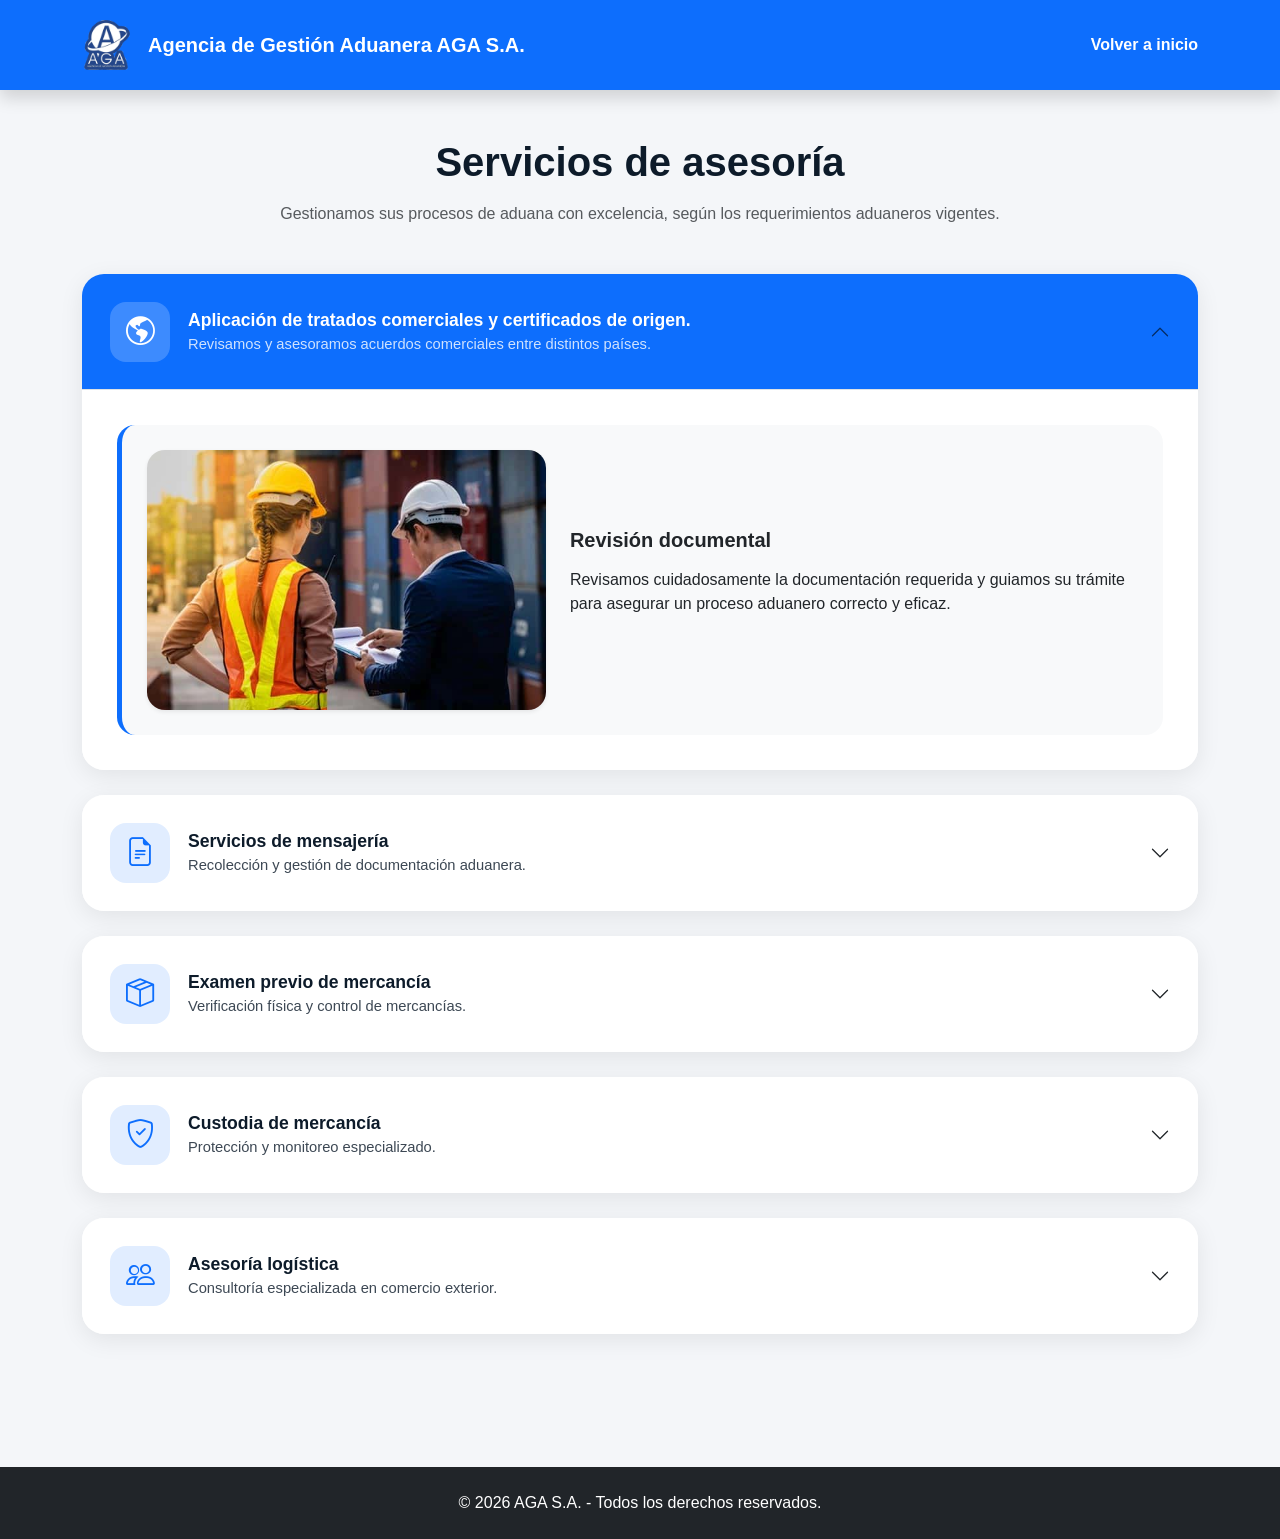
<file: asesoria.html>
<!DOCTYPE html>
<html lang="es">
<head>
    <meta charset="UTF-8">
    <meta name="viewport" content="width=device-width, initial-scale=1.0">

    <title>Asesoría aduanera</title>

    <!-- Bootstrap -->
    <link href="https://cdn.jsdelivr.net/npm/bootstrap@5.3.3/dist/css/bootstrap.min.css" rel="stylesheet">

    <!-- Bootstrap Icons -->
    <link rel="stylesheet"
        href="https://cdn.jsdelivr.net/npm/bootstrap-icons@1.11.3/font/bootstrap-icons.min.css">

    <!-- AOS Animations -->
    <link href="https://unpkg.com/aos@2.3.4/dist/aos.css" rel="stylesheet">

    <!-- CSS -->
    <link rel="stylesheet" href="estilos.css">

    <style>

        body{
            background: #f4f6f9;
            font-family: Arial, Helvetica, sans-serif;
        }

        .navbar{
            padding: 15px 0;
        }

        .section-title{
            font-size: 2.5rem;
            font-weight: bold;
            color: #0d1b2a;
        }

        .accordion-item{
            border: none;
            border-radius: 22px !important;
            overflow: hidden;
            margin-bottom: 25px;
            box-shadow: 0 6px 25px rgba(0,0,0,0.08);
            transition: 0.3s ease;
        }

        .accordion-item:hover{
            transform: translateY(-3px);
        }

        .accordion-button{
            background: white;
            padding: 28px;
            font-weight: bold;
            font-size: 1.1rem;
            color: #0d1b2a;
        }

        .accordion-button:not(.collapsed){
            background: #0d6efd;
            color: white;
        }

        .accordion-button:focus{
            box-shadow: none;
        }

        .accordion-body{
            background: white;
            padding: 35px;
        }

        .service-icon{
            width: 60px;
            height: 60px;
            background: rgba(13,110,253,0.12);
            border-radius: 16px;
            display: flex;
            align-items: center;
            justify-content: center;
            margin-right: 18px;
            font-size: 1.8rem;
            color: #0d6efd;
            flex-shrink: 0;
        }

        .accordion-button:not(.collapsed) .service-icon{
            background: rgba(255,255,255,0.2);
            color: white;
        }

        .service-description{
            font-size: 0.92rem;
            font-weight: normal;
            margin-top: 5px;
            opacity: 0.8;
        }

        .content-box{
            background: #f8f9fa;
            border-left: 5px solid #0d6efd;
            padding: 25px;
            border-radius: 18px;
        }

        .service-img{
            width: 100%;
            height: 260px;
            object-fit: cover;
            border-radius: 18px;
            transition: 0.4s ease;
        }

        .service-img:hover{
            transform: scale(1.02);
        }

        footer{
            margin-top: 60px;
        }

    </style>

</head>

<body>

    <!-- NAVBAR -->
    <nav class="navbar navbar-expand-lg navbar-dark bg-primary shadow sticky-top">

        <div class="container">

            <a class="navbar-brand fw-bold d-flex align-items-center" href="#">

                <img src="logo.png"
                    alt="Logo AGA"
                    width="50"
                    class="me-3">

                Agencia de Gestión Aduanera AGA S.A.

            </a>
            <a href="index.html" class="inicio-link">
                    Volver a inicio
                    </a>
        </div>

    </nav>

    <!-- SECCIÓN -->
    <section class="py-5">

        <div class="container">

            <div class="text-center mb-5" data-aos="fade-up">

                <h1 class="section-title">
                    Servicios de asesoría
                </h1>

                <p class="text-muted mt-3">
                    Gestionamos sus procesos de aduana con excelencia,
                    según los requerimientos aduaneros vigentes.
                </p>

            </div>

            <!-- ACORDEÓN -->
            <div class="accordion" id="accordionServicios">

                <!-- ITEM 1 -->
                <div class="accordion-item" >

                    <h2 class="accordion-header">

                        <button class="accordion-button"
                            type="button"
                            data-bs-toggle="collapse"
                            data-bs-target="#collapseOne">

                            <div class="d-flex align-items-center">

                                <div class="service-icon">
                                    <i class="bi bi-globe-americas"></i>
                                </div>

                                <div class="text-start">

                                    Aplicación de tratados comerciales y certificados de origen.

                                    <div class="service-description">
                                        Revisamos y asesoramos acuerdos comerciales entre distintos países.
                                    </div>

                                </div>

                            </div>

                        </button>

                    </h2>

                    <div id="collapseOne"
                        class="accordion-collapse collapse show"
                        data-bs-parent="#accordionServicios">

                        <div class="accordion-body">

                            <div class="content-box">

                                <div class="row align-items-center g-4">

                                    <div class="col-md-5">

                                        <img src="img/asesoriaaduanal.jpg"
                                            class="service-img shadow-sm"
                                            alt="Revisión documental">

                                    </div>

                                    <div class="col-md-7">

                                        <h5 class="fw-bold mb-3">
                                            Revisión documental
                                        </h5>

                                        <p>
                                            Revisamos cuidadosamente la documentación requerida
                                            y guiamos su trámite para asegurar un proceso
                                            aduanero correcto y eficaz.
                                        </p>

                                    </div>

                                </div>

                            </div>

                        </div>

                    </div>

                </div>

                <!-- ITEM 2 -->
                <div class="accordion-item">

                    <h2 class="accordion-header">

                        <button class="accordion-button collapsed"
                            type="button"
                            data-bs-toggle="collapse"
                            data-bs-target="#collapseTwo">

                            <div class="d-flex align-items-center">

                                <div class="service-icon">
                                    <i class="bi bi-file-earmark-text"></i>
                                </div>

                                <div class="text-start">

                                    Servicios de mensajería

                                    <div class="service-description">
                                        Recolección y gestión de documentación aduanera.
                                    </div>

                                </div>

                            </div>

                        </button>

                    </h2>

                    <div id="collapseTwo"
                        class="accordion-collapse collapse"
                        data-bs-parent="#accordionServicios">

                        <div class="accordion-body">

                            <div class="content-box">

                                <div class="row align-items-center g-4">

                                    <div class="col-md-5">

                                        <img src="img/mensajeria.jpg"
                                            class="service-img shadow-sm"
                                            alt="Mensajería">

                                    </div>

                                    <div class="col-md-7">

                                        <h5 class="fw-bold mb-3">
                                            Documentación y gestión
                                        </h5>

                                        <p>
                                            Nos encargamos de declaraciones aduaneras,
                                            permisos especiales y la documentación necesaria
                                            para agilizar sus procesos.
                                        </p>

                                    </div>

                                </div>

                            </div>

                        </div>

                    </div>

                </div>

                <!-- ITEM 3 -->
                <div class="accordion-item">

                    <h2 class="accordion-header">

                        <button class="accordion-button collapsed"
                            type="button"
                            data-bs-toggle="collapse"
                            data-bs-target="#collapseThree">

                            <div class="d-flex align-items-center">

                                <div class="service-icon">
                                    <i class="bi bi-box-seam"></i>
                                </div>

                                <div class="text-start">

                                    Examen previo de mercancía

                                    <div class="service-description">
                                        Verificación física y control de mercancías.
                                    </div>

                                </div>

                            </div>

                        </button>

                    </h2>

                    <div id="collapseThree"
                        class="accordion-collapse collapse"
                        data-bs-parent="#accordionServicios">

                        <div class="accordion-body">

                            <div class="content-box">

                                <div class="row align-items-center g-4">

                                    <div class="col-md-5">

                                        <img src="img/revisionmercancia.jpg"
                                            class="service-img shadow-sm"
                                            alt="Mercancía">

                                    </div>

                                    <div class="col-md-7">

                                        <h5 class="fw-bold mb-3">
                                            Seguridad y control
                                        </h5>

                                        <p>
                                            Supervisamos el estado y contenido de su mercancía
                                            para garantizar exactitud y cumplimiento.
                                        </p>

                                    </div>

                                </div>

                            </div>

                        </div>

                    </div>

                </div>

                <!-- ITEM 4 -->
                <div class="accordion-item">

                    <h2 class="accordion-header">

                        <button class="accordion-button collapsed"
                            type="button"
                            data-bs-toggle="collapse"
                            data-bs-target="#collapseFour">

                            <div class="d-flex align-items-center">

                                <div class="service-icon">
                                    <i class="bi bi-shield-check"></i>
                                </div>

                                <div class="text-start">

                                    Custodia de mercancía

                                    <div class="service-description">
                                        Protección y monitoreo especializado.
                                    </div>

                                </div>

                            </div>

                        </button>

                    </h2>

                    <div id="collapseFour"
                        class="accordion-collapse collapse"
                        data-bs-parent="#accordionServicios">

                        <div class="accordion-body">

                            <div class="content-box">

                                <div class="row align-items-center g-4">

                                    <div class="col-md-5">

                                        <img src="img/custodiacontenedor.jpg"
                                            class="service-img shadow-sm"
                                            alt="Custodia">

                                    </div>

                                    <div class="col-md-7">

                                        <h5 class="fw-bold mb-3">
                                            Seguridad especializada
                                        </h5>

                                        <p>
                                            Protegemos su mercancía durante su transporte
                                            y los procesos aduaneros mediante un seguimiento constante.
                                        </p>

                                    </div>

                                </div>

                            </div>

                        </div>

                    </div>

                </div>

                <!-- ITEM 5 -->
                <div class="accordion-item">

                    <h2 class="accordion-header">

                        <button class="accordion-button collapsed"
                            type="button"
                            data-bs-toggle="collapse"
                            data-bs-target="#collapseFive">

                            <div class="d-flex align-items-center">

                                <div class="service-icon">
                                    <i class="bi bi-people"></i>
                                </div>

                                <div class="text-start">

                                    Asesoría logística

                                    <div class="service-description">
                                        Consultoría especializada en comercio exterior.
                                    </div>

                                </div>

                            </div>

                        </button>

                    </h2>

                    <div id="collapseFive"
                        class="accordion-collapse collapse"
                        data-bs-parent="#accordionServicios">

                        <div class="accordion-body">

                            <div class="content-box">

                                <div class="row align-items-center g-4">

                                    <div class="col-md-5">

                                        <img src="img/asesorialogistica.jpg"
                                            class="service-img shadow-sm"
                                            alt="Asesoría">

                                    </div>

                                    <div class="col-md-7">

                                        <h5 class="fw-bold mb-3">
                                            Atención personalizada
                                        </h5>

                                        <p>
                                            Brindamos asesoría profesional para optimizar
                                            procesos de importación, exportación y logística internacional.
                                        </p>

                                    </div>

                                </div>

                            </div>

                        </div>

                    </div>

                </div>

            </div>

        </div>

    </section>

    <!-- FOOTER -->
    <footer class="bg-dark text-white text-center py-4">

        <p class="mb-0">
            © 2026 AGA S.A. - Todos los derechos reservados.
        </p>

    </footer>

    <!-- Bootstrap JS -->
    <script src="https://cdn.jsdelivr.net/npm/bootstrap@5.3.3/dist/js/bootstrap.bundle.min.js"></script>

    <!-- AOS JS -->
    <script src="https://unpkg.com/aos@2.3.4/dist/aos.js"></script>

    <script>
        AOS.init({
            duration: 1000,
            once: true
        });
    </script>

</body>
</html>
</file>
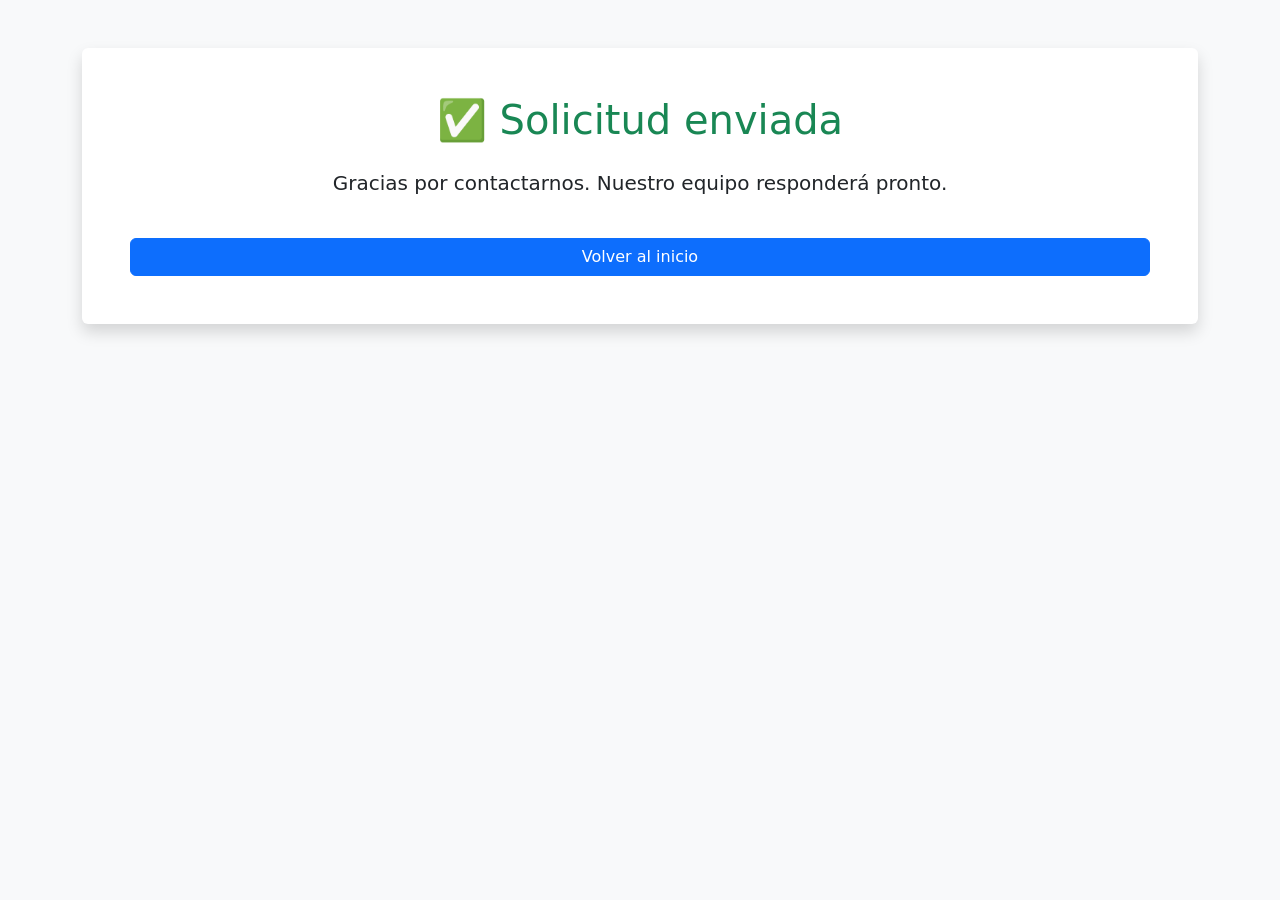
<file: gracias.html>
<!DOCTYPE html>
<html lang="es">
<head>
    <meta charset="UTF-8">
    <meta name="viewport" content="width=device-width, initial-scale=1.0">
    <title>Solicitud enviada</title>

    <link href="https://cdn.jsdelivr.net/npm/bootstrap@5.3.3/dist/css/bootstrap.min.css" rel="stylesheet">
</head>
<body class="bg-light">

    <div class="container text-center mt-5">

        <div class="card shadow p-5 border-0">

            <h1 class="text-success mb-4">
                ✅ Solicitud enviada
            </h1>

            <p class="lead">
                Gracias por contactarnos.
                Nuestro equipo responderá pronto.
            </p>

            <a href="index.html" class="btn btn-primary mt-4">
                Volver al inicio
            </a>

        </div>

    </div>

</body>
</html>
</file>
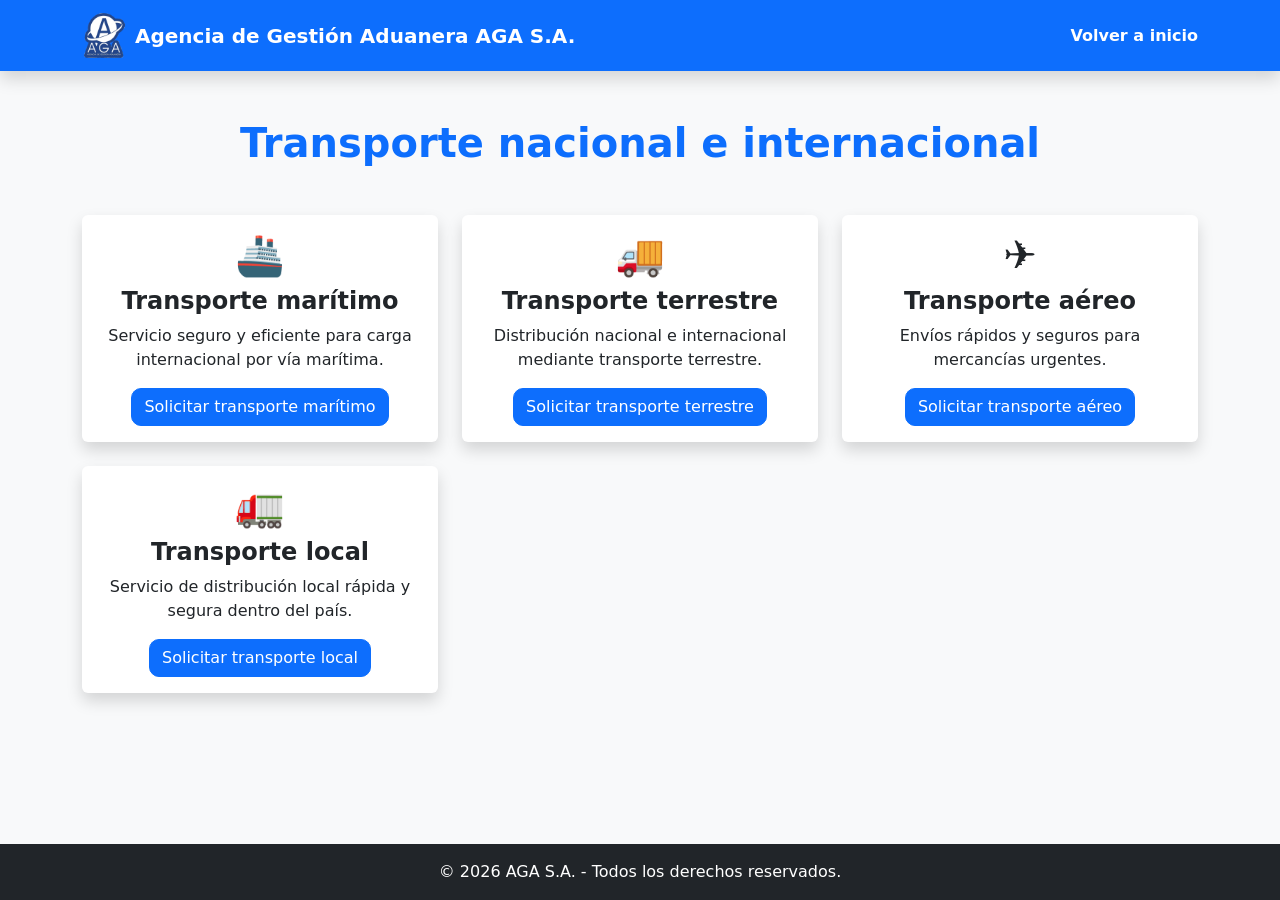
<file: transporte.html>
<!DOCTYPE html>
<html lang="es">
<head>
    <meta charset="UTF-8">
    <meta name="viewport" content="width=device-width, initial-scale=1.0">
    <title>Servicios de transporte</title>

    <!-- Bootstrap -->
    <link href="https://cdn.jsdelivr.net/npm/bootstrap@5.3.3/dist/css/bootstrap.min.css" rel="stylesheet">

    <!-- CSS -->
    <link rel="stylesheet" href="estilos.css">
</head>
<body class="pagina-interna">

    <!-- Navbar -->
        <nav class="navbar navbar-expand-lg navbar-dark bg-primary shadow sticky-top">
        <div class="container">
            <a class="navbar-brand fw-bold d-flex align-items-center" href="#">
    
            <img src="logo.png"
                alt="Logo AGA"
                width="45"
                class="me-2">

                Agencia de Gestión Aduanera AGA S.A.

            </a>
               <a href="index.html" class="inicio-link">
                    Volver a inicio
                    </a>     
        </div>
    </nav>

    <!-- Encabezado -->
    <section class="py-5 bg-light flex-grow-1">
        <div class="container">

            <h1 class="text-center text-primary fw-bold mb-5">
                Transporte nacional e internacional
            </h1>

                <!-- Servicios -->
                <div class="row g-4 mb-5">
                
                    <!-- Marítimo -->
                    <div class="col-md-4">
                        <div class="card shadow border-0 h-100 text-center">
                            <div class="card-body">
                                <h1>🚢</h1>
                
                                <h4 class="fw-bold">
                                    Transporte marítimo
                                </h4>
                
                                <p>
                                    Servicio seguro y eficiente para carga internacional por vía marítima.
                                </p>
                                <a href="maritimo.html" class="btn btn-primary">
                                    Solicitar transporte marítimo
                                </a>
                            </div>
                        </div>
                    </div>
                
                    <!-- Terrestre -->
                    <div class="col-md-4">
                        <div class="card shadow border-0 h-100 text-center">
                            <div class="card-body">
                                <h1>🚚</h1>
                
                                <h4 class="fw-bold">
                                    Transporte terrestre
                                </h4>
                
                                <p>
                                    Distribución nacional e internacional mediante transporte terrestre.
                                </p>
                                <a href="terrestre.html" class="btn btn-primary">
                                    Solicitar transporte terrestre
                                </a>
                            </div>
                        </div>
                    </div>
                
                    <!-- Aéreo -->
                    <div class="col-md-4">
                        <div class="card shadow border-0 h-100 text-center">
                            <div class="card-body">
                                <h1>✈️</h1>
                
                                <h4 class="fw-bold">
                                    Transporte aéreo
                                </h4>
                
                                <p>
                                    Envíos rápidos y seguros para mercancías urgentes.
                                </p>
                                <a href="aereo.html" class="btn btn-primary">
                                    Solicitar transporte aéreo
                                </a>
                                
                            </div>
                        </div>
                    </div>
                
                    <!-- Local -->
                    <div class="col-md-4">
                        <div class="card shadow border-0 h-100 text-center">
                            <div class="card-body">
                                <h1>🚛</h1>
                
                                <h4 class="fw-bold">
                                    Transporte local
                                </h4>
                
                                <p>
                                    Servicio de distribución local rápida y segura dentro del país.
                                </p>
                                <a href="local.html" class="btn btn-primary">
                                    Solicitar transporte local
                                </a>
                            </div>
                        </div>
                    </div>
                    
                </div>
            </div>
    </section>

    <!-- Footer -->
    <footer class="bg-dark text-white text-center py-3">
        <p class="mb-0">
            © 2026 AGA S.A. - Todos los derechos reservados.
        </p>
    </footer>

    <!-- Bootstrap -->
    <script src="https://cdn.jsdelivr.net/npm/bootstrap@5.3.3/dist/js/bootstrap.bundle.min.js"></script>

</body>
</html>
</file>
<file: estilos.css>
.hero {
    background: linear-gradient(
        rgba(0, 51, 153, 0.3),
        rgba(0, 51, 153, 0.3)
    ),
    url('img/portada1.jpg');

    background-size: cover;
    background-position: center;
    min-height: 90vh;
    height: 90vh;
}

/* =========================
   TARJETAS
========================= */

.card{
    transition: transform 0.3s ease;
}

.card:hover{
    transform: translateY(-10px);
}

/* =========================
   SECCIONES
========================= */

section{
    scroll-margin-top: 80px;
}

/* =========================
   NAVBAR
========================= */

.navbar-brand,
.navbar-brand:hover,
.navbar-brand:focus{
    color: #ffffff !important;
}

.navbar .nav-link,
.navbar .nav-link:hover,
.navbar .nav-link:focus,
.navbar .nav-link.active{
    color: #ffffff !important;
    opacity: 1 !important;
}

.navbar-toggler{
    border-color: rgba(255,255,255,0.7);
}

.navbar-toggler:focus{
    box-shadow: none;
}

.nav-link{
    font-weight: 500;
    transition: 0.3s;
}

.nav-link:hover{
    transform: translateY(-1px);
}

/* =========================
   TITULO HERO
========================= */

.hero-title{
    font-size: clamp(2rem, 5vw, 4rem);
}

/* =========================
   BOTONES
========================= */

.btn-primary{
    border-radius: 10px;
}

/* =========================
   CONTACTO
========================= */

.contacto-section{
    background: linear-gradient(135deg, #003399, #0052cc);
    width: 100%;
    padding-top: 80px;
    padding-bottom: 80px;
}

.contacto-section h2{
    color: white;
}

.contacto-section h3{
    font-size: 1.8rem;
}

.contacto-section p{
    color: #444;
}

.contacto-section .card{
    border-radius: 15px;
}

.contacto-section .card-body{
    background: white;
    border-radius: 15px;
}

.contacto-section .form-control{
    border-radius: 10px;
}

.contacto-section iframe{
    border-radius: 15px;
}

.contacto-section .btn-light{
    color: #003399;
    font-weight: bold;
}

/* =========================
   RESPONSIVE CELULARES
========================= */

@media (max-width: 768px){

    .hero{
        min-height: auto;
        padding: 100px 20px;
        text-align: center;
    }

    .hero h1{
        font-size: 2rem;
    }

    .hero p{
        font-size: 1rem;
    }

    .navbar-brand{
        font-size: 1rem;
    }

    .navbar-brand img{
        height: 35px;
    }

    .card{
        margin-bottom: 20px;
    }

    h2{
        font-size: 1.8rem;
    }

    .form-control{
        font-size: 16px;
    }

    .btn-lg{
        width: 100%;
    }

    iframe{
        min-height: 300px;
    }

    #contacto .col-md-4{
        margin-bottom: 25px;
    }
}

/* =========================
   TABLETS
========================= */

@media (min-width: 769px) and (max-width: 1024px){

    .hero{
        min-height: 70vh;
    }

    .hero h1{
        font-size: 2.5rem;
    }

    .card-body{
        padding: 25px;
    }
}

.service-img{
    width: 100%;
    height: 240px;
    object-fit: cover;
    border-radius: 18px;
    transition: 0.4s ease;
}

.service-img:hover{
    transform: scale(1.02);
}
.accordion-collapse{
    transition: all 0.4s ease;
}

.accordion-body{
    animation: fadeSmooth 0.5s ease;
}

@keyframes fadeSmooth{
    from{
        opacity: 0;
        transform: translateY(10px);
    }

    to{
        opacity: 1;
        transform: translateY(0);
    }
}

/* =========================
   BODY
========================= */

html {
    height: 100%;
}

body {
    min-height: 100vh;
    margin: 0;
}

/* =========================
   PÁGINAS INTERNAS
========================= */

.pagina-interna {
    min-height: 100vh;
    display: flex;
    flex-direction: column;
}

.pagina-interna section {
    flex: 1;
}

.pagina-interna footer {
    margin-top: auto;
}

/* =========================
   ENLACE A INICIO
========================= */

.navbar .inicio-link {
    color: #ffffff !important;
    text-decoration: none;
    font-weight: bold;
}

.navbar .inicio-link:hover {
    color: #ffffff !important;
}
</file>
